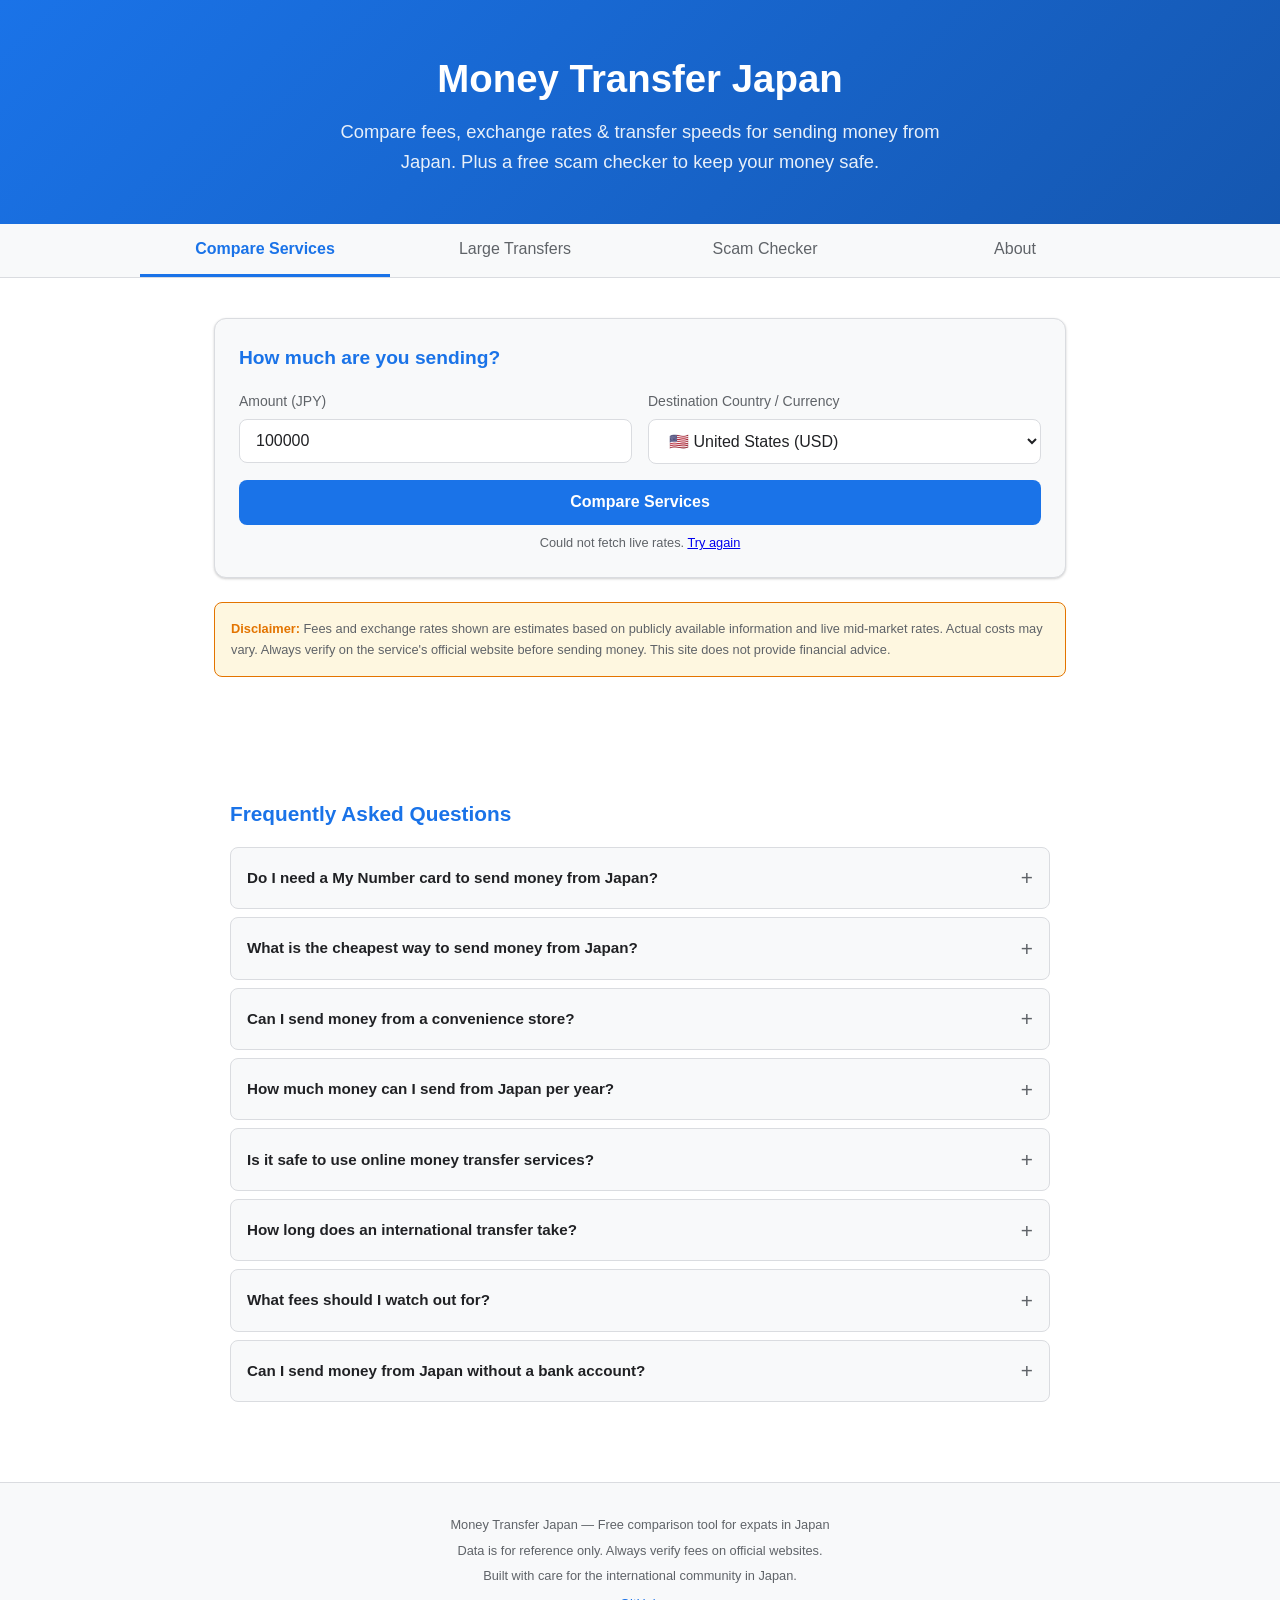
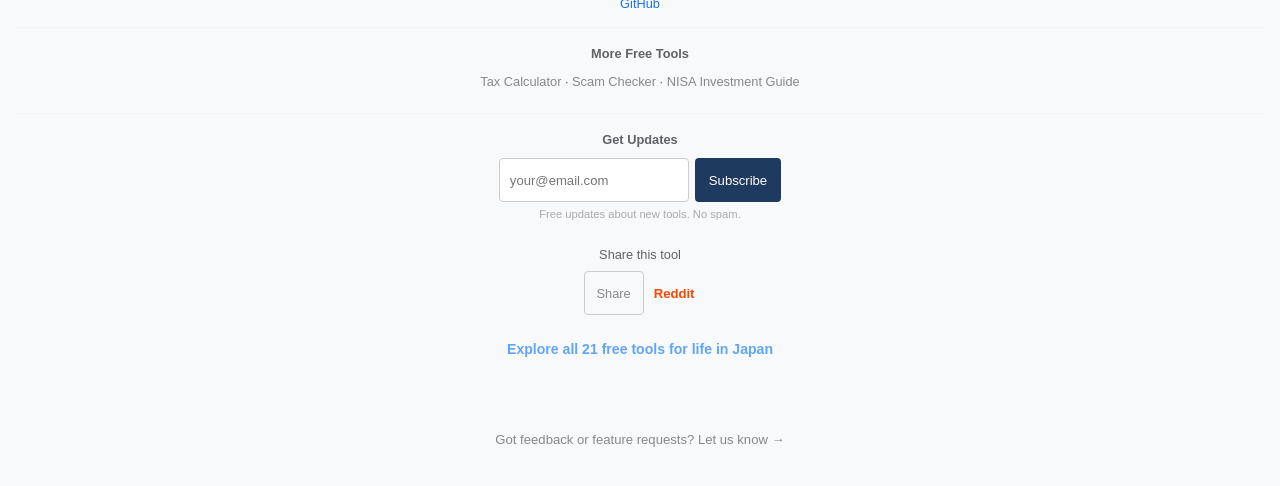
<file: index.html>
<!DOCTYPE html>
<html lang="en">
<head>
<script type="text/javascript">
 (function(c,l,a,r,i,t,y){
 c[a]=c[a]||function(){(c[a].q=c[a].q||[]).push(arguments)};
 t=l.createElement(r);t.async=1;t.src="https://www.clarity.ms/tag/"+i;
 y=l.getElementsByTagName(r)[0];y.parentNode.insertBefore(t,y);
 })(window, document, "clarity", "script", "w4mr6qi83a");
</script>
 <meta charset="UTF-8">
 <meta name="viewport" content="width=device-width, initial-scale=1.0">
 <link rel="sitemap" type="application/xml" href="/sitemap.xml">
 <title>Money Transfer Japan — Compare Fees & Rates</title>
 <meta name="description" content="Compare Wise, Revolut, SBI Remit, Western Union, SMBC Prestia, PayPal and more for sending money from Japan. See real-time fees, exchange rates, and check for scams. Free tool for expats in Japan.">
 <meta name="keywords" content="money transfer Japan, send money from Japan, Wise Japan, Revolut Japan, remittance Japan, compare transfer fees, Japan expat, foreigner Japan banking">

 <!-- OGP Tags -->
 <meta property="og:title" content="Compare Money Transfer Services from Japan">
 <meta property="og:description" content="Find the cheapest way to send money from Japan. Compare fees, exchange rates, and transfer speeds for Wise, Revolut, SBI Remit, Western Union, SMBC Prestia, PayPal and more.">
 <meta property="og:type" content="website">
 <meta property="og:url" content="https://sendmoneyjapan.com/">
 <meta property="og:image" content="https://sendmoneyjapan.com/images/og-image.png">
 <!-- Twitter Card -->
 <meta name="twitter:card" content="summary_large_image">
 <meta name="twitter:title" content="Compare Money Transfer Services from Japan">
 <meta name="twitter:description" content="Find the cheapest way to send money from Japan. Compare fees, rates & check for scams.">
 <meta name="twitter:image" content="https://sendmoneyjapan.com/images/og-image.png">

 <!-- Canonical -->
 <link rel="canonical" href="https://sendmoneyjapan.com/">

 <!-- Favicon -->
 <link rel="icon" href="favicon.svg" type="image/svg+xml">

 <!-- PWA -->
 <link rel="manifest" href="manifest.json">
 <meta name="theme-color" content="#1a73e8">

 <!-- JSON-LD Structured Data -->

 <link rel="stylesheet" href="css/style.css">
<!-- Google Analytics 4 -->
<script async src="https://www.googletagmanager.com/gtag/js?id=G-H1N5PR9Y0H"></script>
<script>
 window.dataLayer = window.dataLayer || [];
 function gtag(){dataLayer.push(arguments);}
 gtag('js', new Date());
 gtag('config', 'G-H1N5PR9Y0H');
</script>

<script type="application/ld+json">{"@context":"https://schema.org","@type":"WebSite","name":"Money Transfer Japan","url":"https://humancronadmin.github.io/money-transfer-japan/","description":"Money Transfer Japan - international money transfers, remittance, Wise, Revolut, Sony Bank, sending money from/to Japan","inLanguage":"en","potentialAction":{"@type":"SearchAction","target":{"@type":"EntryPoint","urlTemplate":"https://humancronadmin.github.io/money-transfer-japan/?q={search_term_string}"},"query-input":"required name=search_term_string"}}</script>
<script type="application/ld+json">{"@context":"https://schema.org","@type":"BreadcrumbList","itemListElement":[{"@type":"ListItem","position":1,"name":"Home","item":"https://humancronadmin.github.io/money-transfer-japan/"}]}</script>
</head>
<body>

 <!-- Header -->
 <header class="header">
 <h1>Money Transfer Japan</h1>
 <p>Compare fees, exchange rates &amp; transfer speeds for sending money from Japan. Plus a free scam checker to keep your money safe.</p>
 </header>

 <!-- Navigation Tabs -->
 <nav class="nav-tabs">
 <button class="nav-tab active" data-section="compare-section">Compare Services</button>
 <button class="nav-tab" data-section="large-section">Large Transfers</button>
 <button class="nav-tab" data-section="scam-section">Scam Checker</button>
 <button class="nav-tab" data-section="about-section">About</button>
 </nav>

 <!-- Section 1: Compare Services -->
 <div id="compare-section" class="section active">
 <div class="container">

 <!-- Input Card -->
 <div class="input-card">
 <h2>How much are you sending?</h2>
 <div class="form-row">
 <div class="form-group">
 <label for="amount">Amount (JPY)</label>
 <input type="number" id="amount" placeholder="e.g. 100000" min="1" step="1000" value="100000">
 </div>
 <div class="form-group">
 <label for="currency">Destination Country / Currency</label>
 <select id="currency">
 <!-- Populated by JS -->
 </select>
 </div>
 </div>
 <button id="compare-btn" class="btn-primary">Compare Services</button>
 <div id="rate-info" class="rate-info">Loading exchange rates...</div>
 </div>

 <!-- Disclaimer -->
 <div class="disclaimer">
 <strong>Disclaimer:</strong> Fees and exchange rates shown are estimates based on publicly available information and live mid-market rates. Actual costs may vary. Always verify on the service's official website before sending money. This site does not provide financial advice.
 </div>

 <!-- Results -->
 <div id="results-area" class="results-area" style="display:none;">
 <div class="results-header">
 <h2>Comparison Results</h2>
 <select id="sort-by" class="sort-select">
 <option value="recipient_amount">Best Value (Most Received)</option>
 <option value="fee">Lowest Fee</option>
 <option value="speed">Fastest</option>
 </select>
 </div>
 <div id="results"></div>
 </div>

 </div>
 </div>

 <!-- Section 2: Large Transfers Guide -->
 <div id="large-section" class="section">
 <div class="container">
 <div class="input-card">
 <h2>Sending a Large Amount from Overseas to Japan?</h2>
 <p style="color:var(--text-secondary);font-size:0.95rem;margin-bottom:1rem;">Transferring over 1,000,000 JPY requires extra planning. Here's what you need to know about fees, tax reporting, and the best strategy for your situation.</p>
 </div>
 <div id="large-tips"></div>
 <div class="disclaimer">
 <strong>Important:</strong> This is general guidance, not legal or tax advice. For transfers over 30,000,000 JPY or complex tax situations, consult a licensed tax accountant (zeirishi) in Japan.
 </div>
 </div>
 </div>

 <!-- Section 3: Scam Checker -->
 <div id="scam-section" class="section">
 <div class="container">

 <div class="input-card">
 <h2>Is this a scam? Check here.</h2>
 <p style="margin-bottom:1rem;color:var(--text-secondary);font-size:0.9rem;">
 Describe the situation or paste the message you received. We'll check it against known scam patterns targeting foreigners in Japan.
 </p>
 <div class="scam-input-area">
 <textarea id="scam-input" placeholder="Example: Someone on LINE says I won a lottery and need to pay a processing fee to claim the prize..."></textarea>
 </div>
 <button id="scam-check-btn" class="btn-primary">Check for Scams</button>
 </div>

 <!-- Scam Results -->
 <div id="scam-results"></div>

 <!-- Common Scams Reference -->
 <div class="common-scams">
 <h2>Common Scams Targeting Foreigners in Japan</h2>
 <div id="common-scams-list"></div>
 </div>

 </div>
 </div>

 <!-- Section 4: About -->
 <div id="about-section" class="section">
 <div class="container">
 <div class="input-card">
 <h2>About Send Money Japan</h2>
 <p style="color:var(--text-secondary);font-size:0.95rem;line-height:1.7;">Send Money Japan is a free comparison tool that helps foreign residents in Japan find the cheapest and fastest way to send money internationally.</p>
 <p style="color:var(--text-secondary);font-size:0.95rem;line-height:1.7;margin-top:1rem;">We compare fees, exchange rates, and transfer speeds across major services available in Japan — from fintech apps like Wise to traditional banks like SMBC Prestia and Japan Post.</p>
 <p style="color:var(--text-secondary);font-size:0.95rem;line-height:1.7;margin-top:1rem;"><strong>What we do:</strong></p>
 <ul style="color:var(--text-secondary);font-size:0.9rem;line-height:1.8;padding-left:1.2rem;">
 <li>Show real-time mid-market exchange rates</li>
 <li>Calculate actual fees for each service</li>
 <li>Check for scams targeting foreigners in Japan</li>
 <li>Keep data updated based on official sources</li>
 </ul>
 <p style="color:var(--text-secondary);font-size:0.95rem;line-height:1.7;margin-top:1rem;">This tool is 100% free, with no ads and no tracking cookies. Built for the international community in Japan.</p>
 <p style="color:var(--text-secondary);font-size:0.95rem;line-height:1.7;margin-top:1rem;"><strong>Contact:</strong> contact@sendmoneyjapan.com</p>
 </div>
 </div>
 </div>

 <!-- FAQ Section -->
 <section class="faq-section"><div class="container"><h2 class="faq-title">Frequently Asked Questions</h2>
<details class="faq-item"><summary>Do I need a My Number card to send money from Japan?</summary><p>Yes for most bank transfers. Wise and Revolut require identity verification which includes My Number.</p></details>
<details class="faq-item"><summary>What is the cheapest way to send money from Japan?</summary><p>Depends on the amount. For small amounts (&lt;&#165;50,000), SBI Remit or Western Union via Seven Bank. For larger amounts, Wise typically offers the best value due to mid-market rates.</p></details>
<details class="faq-item"><summary>Can I send money from a convenience store?</summary><p>Yes, SBI Remit supports convenience store payments. Western Union works through Seven Bank ATMs available at 7-Eleven stores 24/7.</p></details>
<details class="faq-item"><summary>How much money can I send from Japan per year?</summary><p>There is no strict annual limit, but transfers over &#165;1,000,000 require reporting to the Bank of Japan. Individual services may have their own limits.</p></details>
<details class="faq-item"><summary>Is it safe to use online money transfer services?</summary><p>Yes, services like Wise, Revolut, and SBI Remit are regulated and licensed. Always verify you're using the official website. Check our Scam Checker tab if you're unsure.</p></details>
<details class="faq-item"><summary>How long does an international transfer take?</summary><p>Typically 0-5 business days depending on the service and destination. Wise and SBI Remit are usually fastest (same day to 2 days). Bank transfers (SWIFT) take 3-7 days.</p></details>
<details class="faq-item"><summary>What fees should I watch out for?</summary><p>Transfer fee, exchange rate markup, and intermediary bank fees. Our comparison tool shows the first two. Intermediary fees (&#165;2,000-5,000) may apply for SWIFT transfers.</p></details>
<details class="faq-item"><summary>Can I send money from Japan without a bank account?</summary><p>Western Union via Seven Bank ATM doesn't require a Japanese bank account. PayPal only requires a PayPal account.</p></details>
</div></section>

 <!-- Footer -->
 <footer class="footer">
 <p>Money Transfer Japan &mdash; Free comparison tool for expats in Japan</p>
 <p>Data is for reference only. Always verify fees on official websites.</p>
 <p>Built with care for the international community in Japan.</p>
 <p style="margin-top:0.5rem;"><a href="https://github.com/humancronadmin/money-transfer-japan" target="_blank" rel="noopener">GitHub</a></p>
 <div style="text-align:center;padding:16px 12px 4px;font-size:0.82rem;color:#888;border-top:1px solid #e0e0e033;margin-top:12px;"><p style="margin-bottom:8px;font-weight:600;">More Free Tools</p><p style="margin-bottom:4px;"><a href="https://humancronadmin.github.io/japan-tax-calculator/" style="color:#888;text-decoration:none;">Tax Calculator</a> &middot; <a href="https://humancronadmin.github.io/japan-scam-checker/" style="color:#888;text-decoration:none;">Scam Checker</a> &middot; <a href="https://humancronadmin.github.io/nisa-investment-guide/" style="color:#888;text-decoration:none;">NISA Investment Guide</a></p></div><div style="text-align:center;padding:16px 12px 4px;font-size:0.82rem;color:#888;border-top:1px solid #e0e0e033;margin-top:12px;"><p style="margin-bottom:8px;font-weight:600;">Get Updates</p><form action="https://buttondown.com/api/emails/embed-subscribe/japandevtools" method="post" target="_blank" style="display:flex;gap:6px;justify-content:center;flex-wrap:wrap;max-width:360px;margin:0 auto;"><input type="email" name="email" placeholder="your@email.com" required style="padding:6px 10px;border:1px solid #ccc;border-radius:4px;font-size:0.82rem;min-width:180px;min-height:44px;"><button type="submit" style="padding:6px 14px;background:#1e3a5f;color:#fff;border:none;border-radius:4px;font-size:0.82rem;cursor:pointer;min-height:44px;">Subscribe</button></form><p style="margin-top:4px;font-size:0.7rem;color:#aaa;">Free updates about new tools. No spam.</p></div><div style="text-align:center;padding:12px 12px 4px;font-size:0.82rem;color:#888;"><p style="margin-bottom:6px;">Share this tool</p><p><button onclick="if(navigator.share){navigator.share({title:document.title,text:'Compare money transfer fees and rates from Japan',url:'https://sendmoneyjapan.com/'})}" style="background:none;border:1px solid #ccc;border-radius:4px;padding:4px 12px;font-size:0.8rem;cursor:pointer;color:#888;margin:0 4px;min-height:44px;">Share</button><a href="https://reddit.com/submit?url=https%3A//sendmoneyjapan.com/&title=Compare%20money%20transfer%20fees%20and%20rates%20from%20Japan" target="_blank" rel="noopener" style="color:#FF4500;text-decoration:none;font-weight:600;margin:0 6px;font-size:0.82rem;">Reddit</a></p></div>
<div style="text-align:center;padding:14px 12px 4px;font-size:0.88rem;"><a href="https://humancronadmin.github.io/japan-life-guide/" style="color:#60a5fa;text-decoration:none;font-weight:600;">Explore all 21 free tools for life in Japan <p style="text-align:center;margin-top:2rem;font-size:0.82rem;"><a href="https://japantool.featurebase.app"rarr;</a></div>
<p style="text-align:center;margin-top:2rem;font-size:0.82rem;"><a href="https://japantool.featurebase.app" target="_blank" style="color:#888;text-decoration:none;">Got feedback or feature requests? Let us know &rarr;</a></p>
</footer>

 <script src="js/app.js"></script>
 <script src="js/scam-checker.js"></script>
 <script src="js/large-transfers.js"></script>
 <script>if('serviceWorker' in navigator){navigator.serviceWorker.register('sw.js');}</script>

<!-- feedback-prompt-start -->
<style>#fb-prompt{position:fixed;bottom:0;left:0;right:0;background:#1a1a2e;color:#fff;padding:12px 20px;display:none;align-items:center;justify-content:center;gap:12px;font-size:14px;z-index:9999;box-shadow:0 -2px 8px rgba(0,0,0,.2);font-family:system-ui,sans-serif}#fb-prompt button{border:none;padding:6px 16px;border-radius:16px;cursor:pointer;font-size:13px}#fb-yes{background:#4CAF50;color:#fff}#fb-no{background:#ff5252;color:#fff}#fb-close{background:none;color:#aaa;font-size:18px;padding:2px 8px}#fb-msg{color:#ccc;font-size:13px}#fb-msg a{color:#64b5f6;text-decoration:underline}</style>
<div id="fb-prompt"><span id="fb-q">Was this helpful?</span><span id="fb-msg" style="display:none"></span><button id="fb-yes" onclick="fbYes()">Yes</button><button id="fb-no" onclick="fbNo()">Not really</button><button id="fb-close" onclick="fbDismiss()">&times;</button></div>
<script>!function(){var k='fb_'+location.pathname;if(localStorage.getItem(k))return;setTimeout(function(){var p=document.getElementById('fb-prompt');if(p)p.style.display='flex'},45000)}();function fbDismiss(){document.getElementById('fb-prompt').style.display='none';localStorage.setItem('fb_'+location.pathname,'1')}function fbYes(){var q=document.getElementById('fb-q'),m=document.getElementById('fb-msg'),y=document.getElementById('fb-yes'),n=document.getElementById('fb-no');q.style.display='none';y.style.display='none';n.style.display='none';m.innerHTML='Glad to hear it! Know someone who could use this? Share the link.';m.style.display='inline';setTimeout(fbDismiss,5000)}function fbNo(){var q=document.getElementById('fb-q'),m=document.getElementById('fb-msg'),y=document.getElementById('fb-yes'),n=document.getElementById('fb-no');q.style.display='none';y.style.display='none';n.style.display='none';m.innerHTML='Tell us what\'s missing \u2192 <a href="https://japantool.featurebase.app" target="_blank">Give feedback</a>';m.style.display='inline';setTimeout(fbDismiss,8000)}</script>
<!-- feedback-prompt-end -->
</body>
</html>
</file>
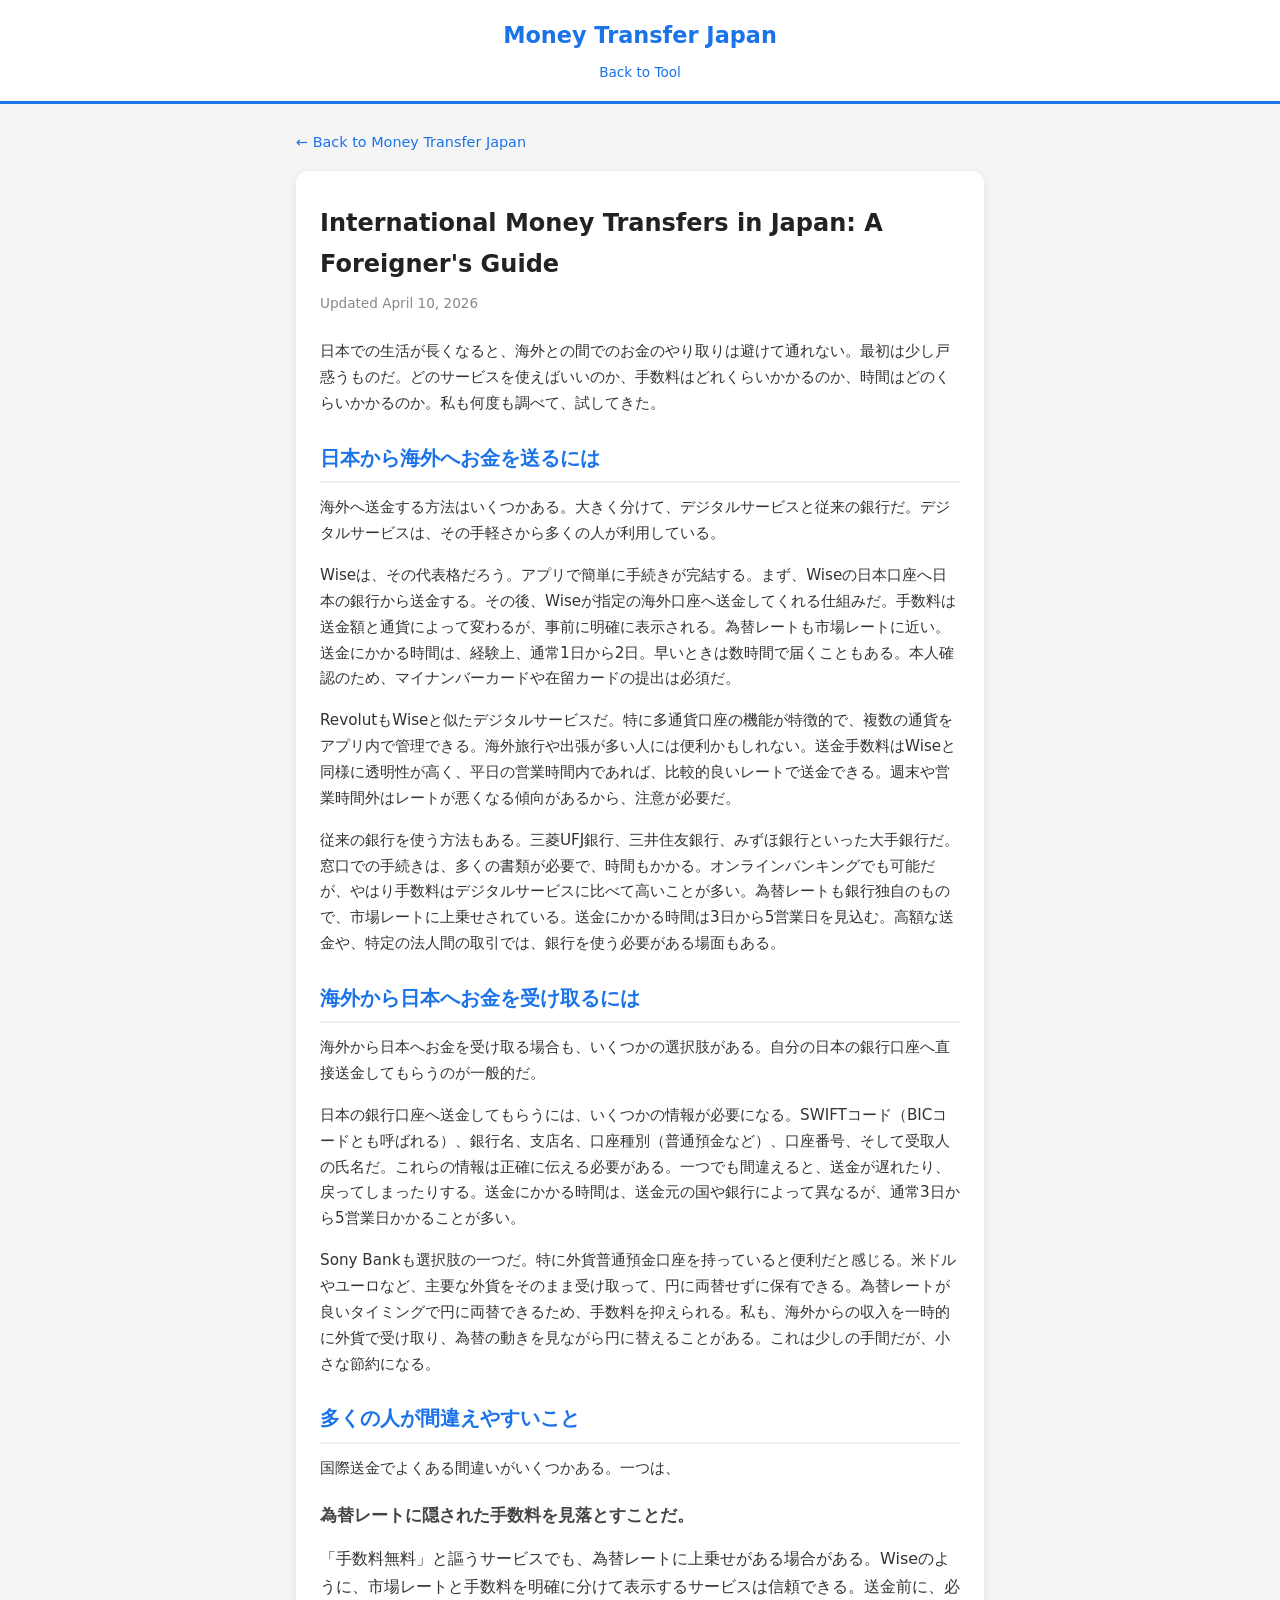
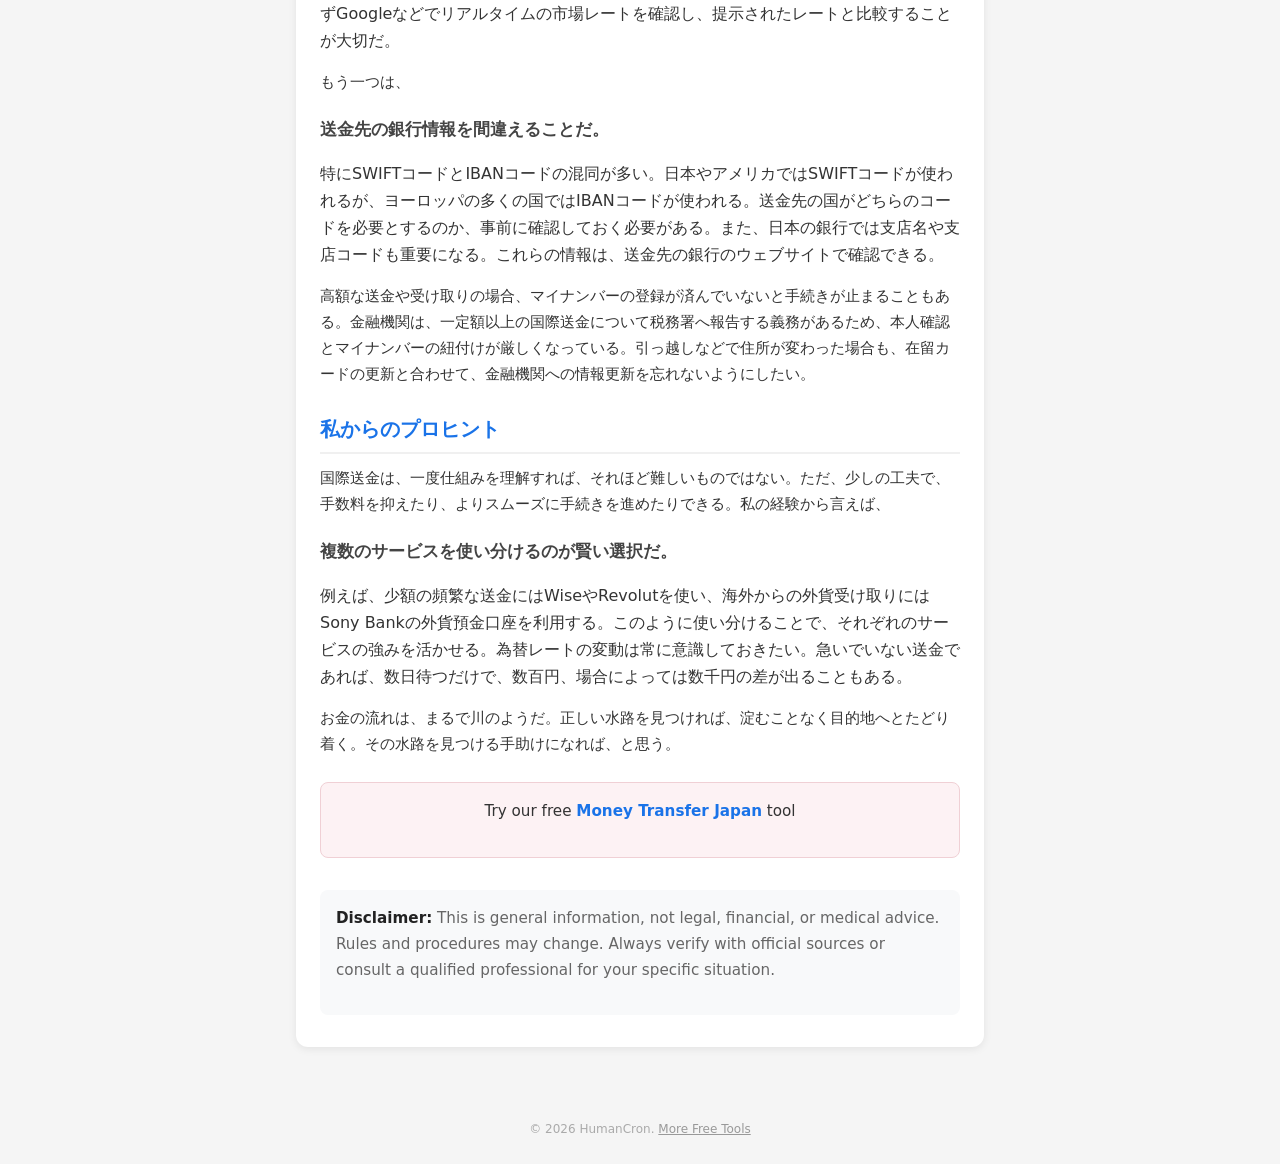
<file: articles/international-money-transfers-japan-foreigners.html>
<!DOCTYPE html>
<html lang="en">
<head>
<script type="text/javascript">
(function(c,l,a,r,i,t,y){c[a]=c[a]||function(){(c[a].q=c[a].q||[]).push(arguments)};t=l.createElement(r);t.async=1;t.src="https://www.clarity.ms/tag/"+i;y=l.getElementsByTagName(r)[0];y.parentNode.insertBefore(t,y);})(window, document, "clarity", "script", "w4mr6qi83a");
</script>
<meta charset="UTF-8">
<meta name="viewport" content="width=device-width, initial-scale=1.0">
<title>International Money Transfers in Japan: A Foreigner's Guide — Money Transfer Japan</title>
<meta name="description" content="Navigating international money transfers in Japan can be complex. This guide covers sending and receiving money, comparing Wise, Revolut, Sony Bank, and traditional options.">
<meta name="keywords" content="international money transfer Japan, send money from Japan, receive money Japan, Wise Japan, Revolut Japan, Sony Bank international transfer, foreigner money transfer Japan, remittance Japan">
<link rel="canonical" href="https://humancronadmin.github.io/money-transfer-japan/articles/international-money-transfers-japan-foreigners.html">
<meta property="og:title" content="International Money Transfers in Japan: A Foreigner's Guide">
<meta property="og:description" content="Navigating international money transfers in Japan can be complex. This guide covers sending and receiving money, comparing Wise, Revolut, Sony Bank, and traditional options.">
<meta property="og:type" content="article">
<meta property="og:url" content="https://humancronadmin.github.io/money-transfer-japan/articles/international-money-transfers-japan-foreigners.html">
<meta name="twitter:card" content="summary">
<meta name="twitter:title" content="International Money Transfers in Japan: A Foreigner's Guide">
<meta name="twitter:description" content="Navigating international money transfers in Japan can be complex. This guide covers sending and receiving money, comparing Wise, Revolut, Sony Bank, and traditional options.">
<script type="application/ld+json">
{"@context":"https://schema.org","@type":"Article","headline":"International Money Transfers in Japan: A Foreigner's Guide","description":"Navigating international money transfers in Japan can be complex. This guide covers sending and receiving money, comparing Wise, Revolut, Sony Bank, and traditional options.","url":"https://humancronadmin.github.io/money-transfer-japan/articles/international-money-transfers-japan-foreigners.html","datePublished":"2026-04-10","author":{"@type":"Person","name":"HumanCron"},"publisher":{"@type":"Organization","name":"HumanCron"}}
</script>
<script async src="https://www.googletagmanager.com/gtag/js?id=G-H1N5PR9Y0H"></script>
<script>
window.dataLayer=window.dataLayer||[];function gtag(){dataLayer.push(arguments);}gtag('js',new Date());gtag('config','G-H1N5PR9Y0H');
</script>
<style>
*,*::before,*::after{box-sizing:border-box;margin:0;padding:0;}
body{font-family:system-ui,-apple-system,BlinkMacSystemFont,'Segoe UI',Roboto,sans-serif;background:#f5f5f5;color:#333;line-height:1.7;min-height:100vh;}
header{background:#fff;border-bottom:3px solid #1a73e8;padding:1rem 0;text-align:center;}
header h1{font-size:1.4rem;color:#1a73e8;margin-bottom:0.25rem;}
header a{color:#1a73e8;text-decoration:none;font-size:0.85rem;}
header a:hover{text-decoration:underline;}
.container{max-width:720px;margin:0 auto;padding:1.5rem 1rem;}
article{background:#fff;border-radius:12px;box-shadow:0 2px 8px rgba(0,0,0,0.08);padding:2rem 1.5rem;margin-bottom:1.5rem;}
article h2{font-size:1.25rem;color:#1a73e8;margin:1.5rem 0 0.75rem;padding-bottom:0.4rem;border-bottom:2px solid #f0f0f0;}
article h3{font-size:1.05rem;color:#444;margin:1.2rem 0 0.5rem;}
article p{margin-bottom:1rem;font-size:0.95rem;}
article ul,article ol{margin:0.5rem 0 1rem 1.5rem;font-size:0.95rem;}
article li{margin-bottom:0.4rem;}
article strong{color:#222;}
.back-link{display:inline-block;margin-bottom:1rem;color:#1a73e8;text-decoration:none;font-size:0.9rem;}
.back-link:hover{text-decoration:underline;}
.cta-box{background:#fdf2f4;border:1px solid #f0d0d5;border-radius:8px;padding:1rem;margin:1.5rem 0;text-align:center;}
.cta-box a{color:#1a73e8;font-weight:700;text-decoration:none;}
.cta-box a:hover{text-decoration:underline;}
footer{text-align:center;padding:1.5rem 1rem;color:#aaa;font-size:0.75rem;}
footer a{color:#999;}
@media(max-width:480px){
 .container{padding:1rem 0.75rem;}
 article{padding:1.25rem 1rem;}
 article h2{font-size:1.1rem;}
}
</style>
</head>
<body>
<header>
<h1>Money Transfer Japan</h1>
<a href="../index.html">Back to Tool</a>
</header>
<div class="container">
<a href="../index.html" class="back-link">&larr; Back to Money Transfer Japan</a>
<article>
<h1 style="font-size:1.5rem;color:#222;margin-bottom:0.5rem;border:none;">International Money Transfers in Japan: A Foreigner's Guide</h1>
<p style="color:#888;font-size:0.85rem;margin-bottom:1.5rem;">Updated April 10, 2026</p>
<p>日本での生活が長くなると、海外との間でのお金のやり取りは避けて通れない。最初は少し戸惑うものだ。どのサービスを使えばいいのか、手数料はどれくらいかかるのか、時間はどのくらいかかるのか。私も何度も調べて、試してきた。</p>

<h2>日本から海外へお金を送るには</h2>
<p>海外へ送金する方法はいくつかある。大きく分けて、デジタルサービスと従来の銀行だ。デジタルサービスは、その手軽さから多くの人が利用している。</p>

<p>Wiseは、その代表格だろう。アプリで簡単に手続きが完結する。まず、Wiseの日本口座へ日本の銀行から送金する。その後、Wiseが指定の海外口座へ送金してくれる仕組みだ。手数料は送金額と通貨によって変わるが、事前に明確に表示される。為替レートも市場レートに近い。送金にかかる時間は、経験上、通常1日から2日。早いときは数時間で届くこともある。本人確認のため、マイナンバーカードや在留カードの提出は必須だ。</p>

<p>RevolutもWiseと似たデジタルサービスだ。特に多通貨口座の機能が特徴的で、複数の通貨をアプリ内で管理できる。海外旅行や出張が多い人には便利かもしれない。送金手数料はWiseと同様に透明性が高く、平日の営業時間内であれば、比較的良いレートで送金できる。週末や営業時間外はレートが悪くなる傾向があるから、注意が必要だ。</p>

<p>従来の銀行を使う方法もある。三菱UFJ銀行、三井住友銀行、みずほ銀行といった大手銀行だ。窓口での手続きは、多くの書類が必要で、時間もかかる。オンラインバンキングでも可能だが、やはり手数料はデジタルサービスに比べて高いことが多い。為替レートも銀行独自のもので、市場レートに上乗せされている。送金にかかる時間は3日から5営業日を見込む。高額な送金や、特定の法人間の取引では、銀行を使う必要がある場面もある。</p>

<h2>海外から日本へお金を受け取るには</h2>
<p>海外から日本へお金を受け取る場合も、いくつかの選択肢がある。自分の日本の銀行口座へ直接送金してもらうのが一般的だ。</p>

<p>日本の銀行口座へ送金してもらうには、いくつかの情報が必要になる。SWIFTコード（BICコードとも呼ばれる）、銀行名、支店名、口座種別（普通預金など）、口座番号、そして受取人の氏名だ。これらの情報は正確に伝える必要がある。一つでも間違えると、送金が遅れたり、戻ってしまったりする。送金にかかる時間は、送金元の国や銀行によって異なるが、通常3日から5営業日かかることが多い。</p>

<p>Sony Bankも選択肢の一つだ。特に外貨普通預金口座を持っていると便利だと感じる。米ドルやユーロなど、主要な外貨をそのまま受け取って、円に両替せずに保有できる。為替レートが良いタイミングで円に両替できるため、手数料を抑えられる。私も、海外からの収入を一時的に外貨で受け取り、為替の動きを見ながら円に替えることがある。これは少しの手間だが、小さな節約になる。</p>

<h2>多くの人が間違えやすいこと</h2>
<p>国際送金でよくある間違いがいくつかある。一つは、<p><h3>為替レートに隠された手数料を見落とすことだ。</h3></p>「手数料無料」と謳うサービスでも、為替レートに上乗せがある場合がある。Wiseのように、市場レートと手数料を明確に分けて表示するサービスは信頼できる。送金前に、必ずGoogleなどでリアルタイムの市場レートを確認し、提示されたレートと比較することが大切だ。</p>

<p>もう一つは、<p><h3>送金先の銀行情報を間違えることだ。</h3></p>特にSWIFTコードとIBANコードの混同が多い。日本やアメリカではSWIFTコードが使われるが、ヨーロッパの多くの国ではIBANコードが使われる。送金先の国がどちらのコードを必要とするのか、事前に確認しておく必要がある。また、日本の銀行では支店名や支店コードも重要になる。これらの情報は、送金先の銀行のウェブサイトで確認できる。</p>

<p>高額な送金や受け取りの場合、マイナンバーの登録が済んでいないと手続きが止まることもある。金融機関は、一定額以上の国際送金について税務署へ報告する義務があるため、本人確認とマイナンバーの紐付けが厳しくなっている。引っ越しなどで住所が変わった場合も、在留カードの更新と合わせて、金融機関への情報更新を忘れないようにしたい。</p>

<h2>私からのプロヒント</h2>
<p>国際送金は、一度仕組みを理解すれば、それほど難しいものではない。ただ、少しの工夫で、手数料を抑えたり、よりスムーズに手続きを進めたりできる。私の経験から言えば、<p><h3>複数のサービスを使い分けるのが賢い選択だ。</h3></p>例えば、少額の頻繁な送金にはWiseやRevolutを使い、海外からの外貨受け取りにはSony Bankの外貨預金口座を利用する。このように使い分けることで、それぞれのサービスの強みを活かせる。為替レートの変動は常に意識しておきたい。急いでいない送金であれば、数日待つだけで、数百円、場合によっては数千円の差が出ることもある。</p>

<p>お金の流れは、まるで川のようだ。正しい水路を見つければ、淀むことなく目的地へとたどり着く。その水路を見つける手助けになれば、と思う。</p>
<div class="cta-box">
<p>Try our free <a href="../index.html">Money Transfer Japan</a> tool</p>
</div>
<div class="disclaimer" style="margin-top:2rem;padding:1rem;background:#f8f9fa;border-radius:8px;font-size:0.85rem;color:#666;">
<p><strong>Disclaimer:</strong> This is general information, not legal, financial, or medical advice. Rules and procedures may change. Always verify with official sources or consult a qualified professional for your specific situation.</p>
</div>
</article>
</div>
<footer>
<p>&copy; 2026 HumanCron. <a href="https://humancronadmin.github.io/service-portal/">More Free Tools</a></p>
</footer>
</body>
</html>
</file>
<file: css/style.css>
/* === Reset & Base === */
*, *::before, *::after {
  box-sizing: border-box;
  margin: 0;
  padding: 0;
}

:root {
  --primary: #1a73e8;
  --primary-dark: #1557b0;
  --primary-light: #e8f0fe;
  --bg: #ffffff;
  --bg-alt: #f8f9fa;
  --text: #202124;
  --text-secondary: #5f6368;
  --border: #dadce0;
  --success: #0d904f;
  --success-bg: #e6f4ea;
  --warning: #e37400;
  --warning-bg: #fef7e0;
  --danger: #d93025;
  --danger-bg: #fce8e6;
  --safe-bg: #e6f4ea;
  --shadow: 0 1px 3px rgba(0,0,0,0.12), 0 1px 2px rgba(0,0,0,0.08);
  --shadow-lg: 0 4px 12px rgba(0,0,0,0.15);
  --radius: 12px;
  --radius-sm: 8px;
}

@media (prefers-color-scheme: dark) {
  :root {
    --bg: #1a1a2e;
    --bg-alt: #16213e;
    --text: #e0e0e0;
    --text-secondary: #a0a0a0;
    --border: #333;
    --primary-light: #1e3a5f;
    --shadow: 0 1px 3px rgba(0,0,0,0.4);
    --shadow-lg: 0 4px 12px rgba(0,0,0,0.5);
    --success-bg: #1a3a2a;
    --warning-bg: #3a2e1a;
    --danger-bg: #3a1a1a;
    --safe-bg: #1a3a2a;
  }
}

html {
  scroll-behavior: smooth;
}

body {
  font-family: -apple-system, BlinkMacSystemFont, 'Segoe UI', Roboto, 'Helvetica Neue', Arial, sans-serif;
  background: var(--bg);
  color: var(--text);
  line-height: 1.6;
  min-height: 100vh;
}

/* === Header === */
.header {
  background: linear-gradient(135deg, var(--primary) 0%, var(--primary-dark) 100%);
  color: white;
  padding: 2rem 1rem;
  text-align: center;
}

.header h1 {
  font-size: 1.8rem;
  font-weight: 700;
  margin-bottom: 0.5rem;
}

.header p {
  font-size: 1rem;
  opacity: 0.9;
  max-width: 600px;
  margin: 0 auto;
}

/* === Navigation === */
.nav-tabs {
  display: flex;
  justify-content: center;
  gap: 0;
  background: var(--bg-alt);
  border-bottom: 1px solid var(--border);
  position: sticky;
  top: 0;
  z-index: 100;
}

.nav-tab {
  padding: 1rem 1.5rem;
  border: none;
  background: none;
  font-size: 1rem;
  font-weight: 500;
  color: var(--text-secondary);
  cursor: pointer;
  border-bottom: 3px solid transparent;
  transition: all 0.2s;
  flex: 1;
  max-width: 250px;
  text-align: center;
}

.nav-tab:hover {
  color: var(--primary);
  background: var(--primary-light);
}

.nav-tab.active {
  color: var(--primary);
  border-bottom-color: var(--primary);
  font-weight: 600;
}

/* === Container === */
.container {
  max-width: 900px;
  margin: 0 auto;
  padding: 1rem;
}

/* === Sections === */
.section {
  display: none;
  padding: 1rem 0;
}

.section.active {
  display: block;
}

/* === Input Card === */
.input-card {
  background: var(--bg-alt);
  border: 1px solid var(--border);
  border-radius: var(--radius);
  padding: 1.5rem;
  margin-bottom: 1.5rem;
  box-shadow: var(--shadow);
}

.input-card h2 {
  font-size: 1.2rem;
  margin-bottom: 1rem;
  color: var(--primary);
}

.form-group {
  margin-bottom: 1rem;
}

.form-group label {
  display: block;
  font-size: 0.875rem;
  font-weight: 500;
  margin-bottom: 0.4rem;
  color: var(--text-secondary);
}

.form-group select,
.form-group input[type="number"],
.form-group input[type="text"] {
  width: 100%;
  padding: 0.75rem 1rem;
  border: 1px solid var(--border);
  border-radius: var(--radius-sm);
  font-size: 1rem;
  background: var(--bg);
  color: var(--text);
  transition: border-color 0.2s;
}

.form-group select:focus,
.form-group input:focus {
  outline: none;
  border-color: var(--primary);
  box-shadow: 0 0 0 3px rgba(26,115,232,0.15);
}

.btn-primary {
  display: inline-flex;
  align-items: center;
  justify-content: center;
  gap: 0.5rem;
  width: 100%;
  padding: 0.85rem 1.5rem;
  background: var(--primary);
  color: white;
  border: none;
  border-radius: var(--radius-sm);
  font-size: 1rem;
  font-weight: 600;
  cursor: pointer;
  transition: background 0.2s;
}

.btn-primary:hover {
  background: var(--primary-dark);
}

.btn-primary:disabled {
  opacity: 0.6;
  cursor: not-allowed;
}

/* === Rate Info === */
.rate-info {
  text-align: center;
  font-size: 0.8rem;
  color: var(--text-secondary);
  margin-top: 0.5rem;
}

/* === Results === */
.results-area {
  margin-top: 1rem;
}

.results-header {
  display: flex;
  justify-content: space-between;
  align-items: center;
  margin-bottom: 1rem;
}

.results-header h2 {
  font-size: 1.2rem;
}

.sort-select {
  padding: 0.4rem 0.8rem;
  border: 1px solid var(--border);
  border-radius: var(--radius-sm);
  font-size: 0.85rem;
  background: var(--bg);
  color: var(--text);
}

/* === Service Card === */
.service-card {
  background: var(--bg);
  border: 1px solid var(--border);
  border-radius: var(--radius);
  padding: 1.25rem;
  margin-bottom: 1rem;
  box-shadow: var(--shadow);
  transition: box-shadow 0.2s, transform 0.2s;
  position: relative;
}

.service-card:hover {
  box-shadow: var(--shadow-lg);
  transform: translateY(-1px);
}

.service-card.best-value {
  border-color: var(--success);
  border-width: 2px;
}

.best-badge {
  position: absolute;
  top: -10px;
  right: 12px;
  background: var(--success);
  color: white;
  padding: 2px 12px;
  border-radius: 20px;
  font-size: 0.75rem;
  font-weight: 600;
}

.service-header {
  display: flex;
  align-items: center;
  gap: 0.75rem;
  margin-bottom: 1rem;
}

.service-emoji {
  font-size: 2rem;
  width: 48px;
  height: 48px;
  display: flex;
  align-items: center;
  justify-content: center;
  background: var(--primary-light);
  border-radius: var(--radius-sm);
}

.service-name {
  font-size: 1.1rem;
  font-weight: 600;
}

.service-speed {
  font-size: 0.8rem;
  color: var(--text-secondary);
}

.service-details {
  display: grid;
  grid-template-columns: 1fr 1fr;
  gap: 0.75rem;
  margin-bottom: 1rem;
}

.detail-item {
  background: var(--bg-alt);
  padding: 0.75rem;
  border-radius: var(--radius-sm);
}

.detail-label {
  font-size: 0.75rem;
  color: var(--text-secondary);
  text-transform: uppercase;
  letter-spacing: 0.5px;
}

.detail-value {
  font-size: 1.1rem;
  font-weight: 600;
  margin-top: 0.2rem;
}

.detail-value.highlight {
  color: var(--success);
}

.service-pros {
  display: flex;
  flex-wrap: wrap;
  gap: 0.4rem;
  margin-bottom: 1rem;
}

.pro-tag {
  background: var(--success-bg);
  color: var(--success);
  padding: 0.2rem 0.6rem;
  border-radius: 20px;
  font-size: 0.75rem;
  font-weight: 500;
}

.con-tag {
  background: var(--warning-bg);
  color: var(--warning);
  padding: 0.2rem 0.6rem;
  border-radius: 20px;
  font-size: 0.75rem;
  font-weight: 500;
}

.service-cta {
  display: block;
  width: 100%;
  padding: 0.75rem;
  text-align: center;
  background: var(--primary);
  color: white;
  text-decoration: none;
  border-radius: var(--radius-sm);
  font-weight: 600;
  font-size: 0.95rem;
  transition: background 0.2s;
}

.service-cta:hover {
  background: var(--primary-dark);
}

/* === Safety Stars === */
.safety-stars {
  color: var(--warning);
  font-size: 0.85rem;
}

/* === Scam Checker === */
.scam-input-area {
  margin-bottom: 1.5rem;
}

.scam-input-area textarea {
  width: 100%;
  min-height: 100px;
  padding: 0.75rem 1rem;
  border: 1px solid var(--border);
  border-radius: var(--radius-sm);
  font-size: 1rem;
  font-family: inherit;
  resize: vertical;
  background: var(--bg);
  color: var(--text);
}

.scam-input-area textarea:focus {
  outline: none;
  border-color: var(--primary);
  box-shadow: 0 0 0 3px rgba(26,115,232,0.15);
}

.scam-result {
  border: 1px solid var(--border);
  border-radius: var(--radius);
  padding: 1.25rem;
  margin-bottom: 1rem;
  box-shadow: var(--shadow);
}

.scam-result.danger {
  border-color: var(--danger);
  background: var(--danger-bg);
}

.scam-result.caution {
  border-color: var(--warning);
  background: var(--warning-bg);
}

.scam-result.safe {
  border-color: var(--success);
  background: var(--safe-bg);
}

.scam-result-header {
  display: flex;
  align-items: center;
  gap: 0.75rem;
  margin-bottom: 0.75rem;
}

.risk-badge {
  padding: 0.3rem 0.8rem;
  border-radius: 20px;
  font-size: 0.8rem;
  font-weight: 700;
  text-transform: uppercase;
}

.risk-badge.danger {
  background: var(--danger);
  color: white;
}

.risk-badge.caution {
  background: var(--warning);
  color: white;
}

.risk-badge.safe {
  background: var(--success);
  color: white;
}

.scam-result h3 {
  font-size: 1.1rem;
  margin-bottom: 0.5rem;
}

.scam-result p {
  font-size: 0.9rem;
  margin-bottom: 0.5rem;
  color: var(--text-secondary);
}

.scam-result .advice {
  font-weight: 500;
  color: var(--text);
  padding: 0.75rem;
  background: rgba(255,255,255,0.5);
  border-radius: var(--radius-sm);
  margin-top: 0.5rem;
}

/* === Common Scams List === */
.common-scams {
  margin-top: 2rem;
}

.common-scams h2 {
  font-size: 1.2rem;
  margin-bottom: 1rem;
  color: var(--primary);
}

.scam-item {
  background: var(--bg-alt);
  border: 1px solid var(--border);
  border-radius: var(--radius-sm);
  padding: 1rem;
  margin-bottom: 0.75rem;
  cursor: pointer;
  transition: background 0.2s;
}

.scam-item:hover {
  background: var(--primary-light);
}

.scam-item-header {
  display: flex;
  align-items: center;
  justify-content: space-between;
}

.scam-item h3 {
  font-size: 0.95rem;
}

.scam-item-body {
  display: none;
  margin-top: 0.75rem;
  font-size: 0.9rem;
  color: var(--text-secondary);
  line-height: 1.5;
}

.scam-item.open .scam-item-body {
  display: block;
}

.chevron {
  transition: transform 0.2s;
  font-size: 1.2rem;
  color: var(--text-secondary);
}

.scam-item.open .chevron {
  transform: rotate(180deg);
}

/* === No Results === */
.no-results {
  text-align: center;
  padding: 2rem;
  color: var(--text-secondary);
}

.no-results-icon {
  font-size: 3rem;
  margin-bottom: 0.5rem;
}

/* === Loading === */
.loading {
  display: flex;
  align-items: center;
  justify-content: center;
  gap: 0.5rem;
  padding: 2rem;
  color: var(--text-secondary);
}

.spinner {
  width: 20px;
  height: 20px;
  border: 2px solid var(--border);
  border-top-color: var(--primary);
  border-radius: 50%;
  animation: spin 0.8s linear infinite;
}

@keyframes spin {
  to { transform: rotate(360deg); }
}

/* === Footer === */
.footer {
  text-align: center;
  padding: 2rem 1rem;
  background: var(--bg-alt);
  border-top: 1px solid var(--border);
  margin-top: 3rem;
}

.footer p {
  font-size: 0.8rem;
  color: var(--text-secondary);
  margin-bottom: 0.3rem;
}

.footer a {
  color: var(--primary);
  text-decoration: none;
}

.footer a:hover {
  text-decoration: underline;
}

/* === Disclaimer === */
.disclaimer {
  background: var(--warning-bg);
  border: 1px solid var(--warning);
  border-radius: var(--radius-sm);
  padding: 1rem;
  margin: 1.5rem 0;
  font-size: 0.8rem;
  color: var(--text-secondary);
}

.disclaimer strong {
  color: var(--warning);
}

/* === Currency Not Supported === */
.currency-warning {
  background: var(--warning-bg);
  padding: 0.5rem 0.75rem;
  border-radius: var(--radius-sm);
  font-size: 0.8rem;
  color: var(--warning);
  margin-top: 0.5rem;
}

/* === Responsive === */
@media (min-width: 768px) {
  .header {
    padding: 3rem 2rem;
  }

  .header h1 {
    font-size: 2.4rem;
  }

  .header p {
    font-size: 1.15rem;
  }

  .container {
    padding: 1.5rem;
  }

  .service-details {
    grid-template-columns: 1fr 1fr 1fr 1fr;
  }

  .form-row {
    display: grid;
    grid-template-columns: 1fr 1fr;
    gap: 1rem;
  }
}

/* === FAQ Section === */
.faq-section {
  max-width: 900px;
  margin: 2rem auto 0;
  padding: 0 1rem;
}

.faq-title {
  font-size: 1.3rem;
  color: var(--primary);
  margin-bottom: 1rem;
}

.faq-item {
  background: var(--bg-alt);
  border: 1px solid var(--border);
  border-radius: var(--radius-sm);
  margin-bottom: 0.5rem;
  overflow: hidden;
}

.faq-item summary {
  padding: 0.85rem 1rem;
  font-weight: 600;
  font-size: 0.95rem;
  cursor: pointer;
  list-style: none;
  display: flex;
  align-items: center;
  justify-content: space-between;
  min-height: 44px;
  color: var(--text);
}

.faq-item summary::-webkit-details-marker { display: none; }

.faq-item summary::after {
  content: "+";
  font-size: 1.3rem;
  font-weight: 400;
  color: var(--text-secondary);
  flex-shrink: 0;
  margin-left: 0.5rem;
}

.faq-item[open] summary::after { content: "\2212"; }

.faq-item p {
  padding: 0 1rem 1rem;
  font-size: 0.9rem;
  color: var(--text-secondary);
  line-height: 1.6;
}

@media(max-width:480px){h1{font-size:1.3rem}.container{padding:10px}body{font-size:14px}}
</file>
